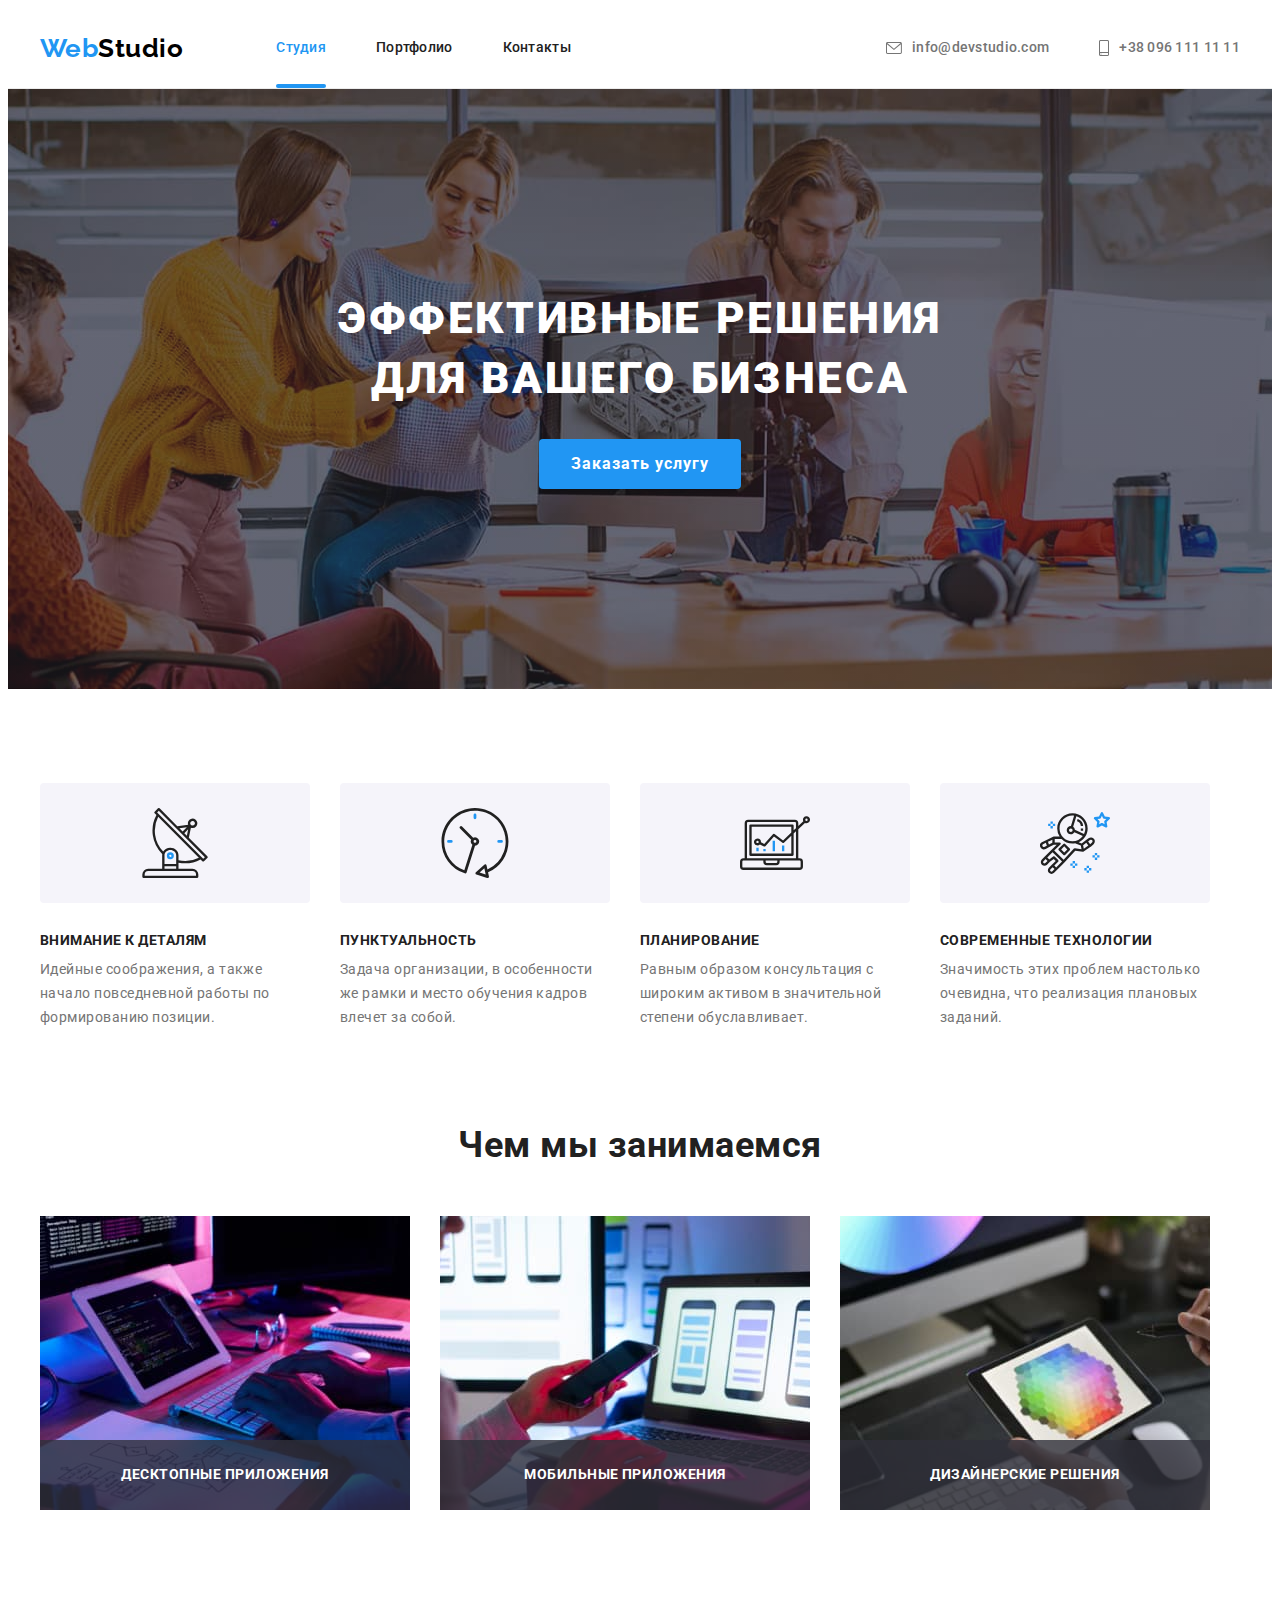
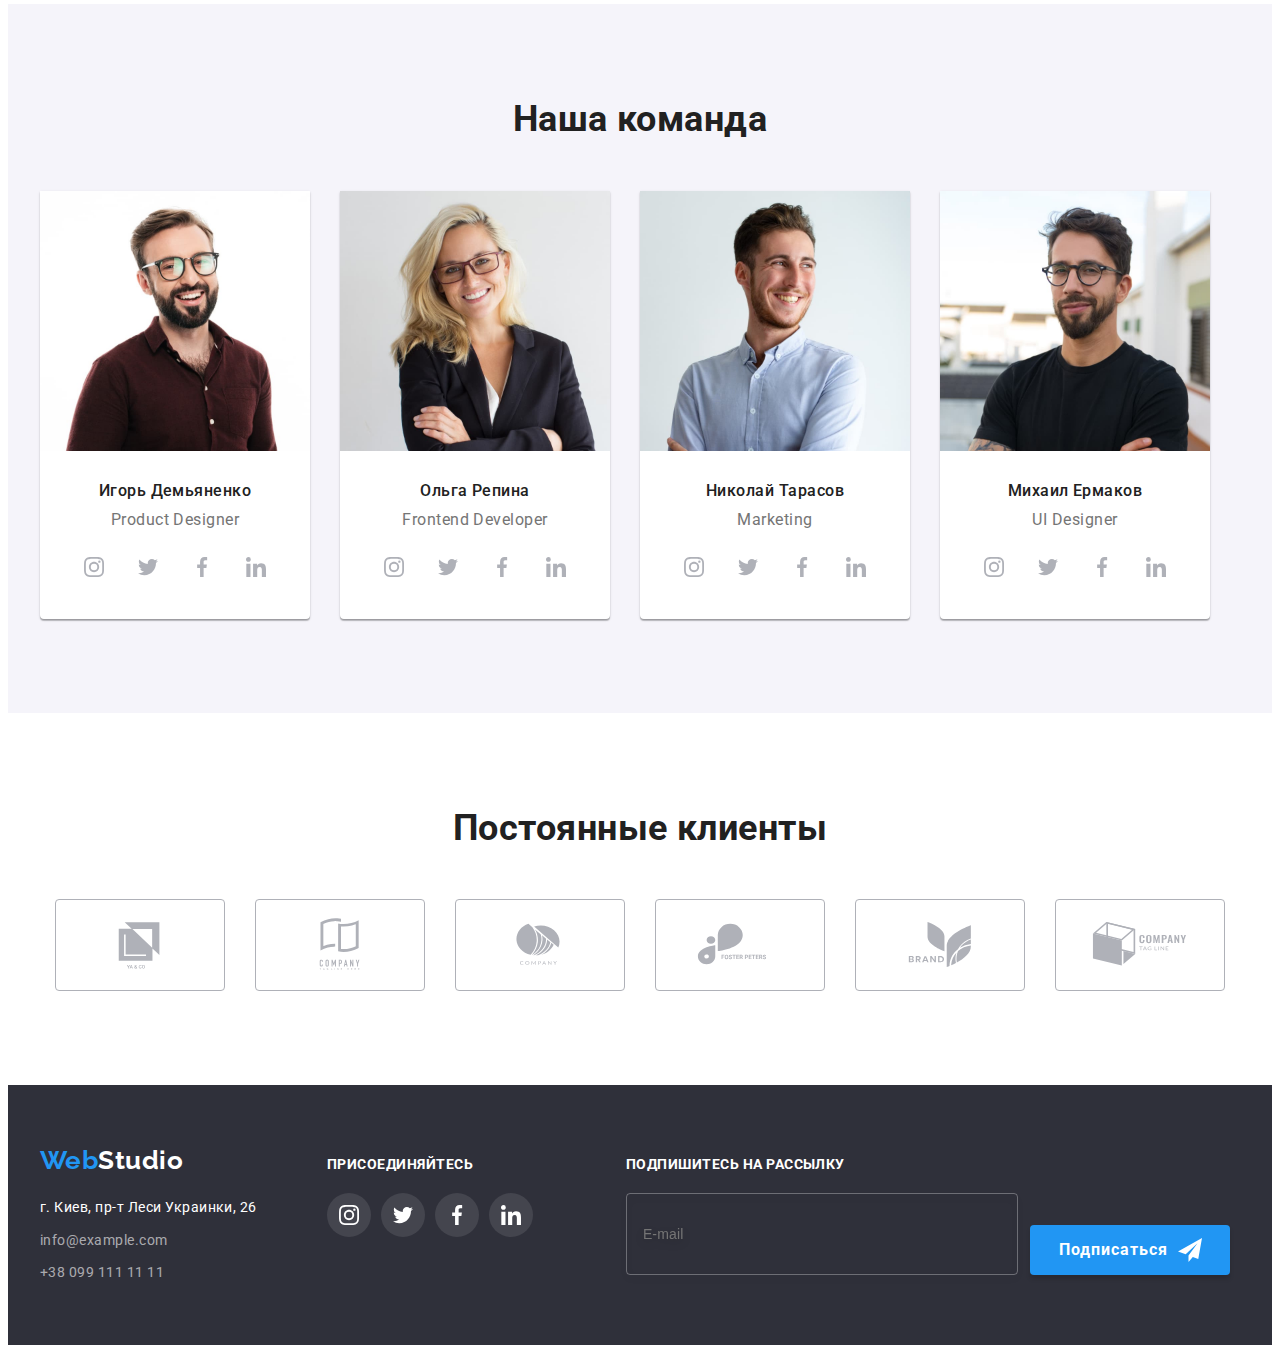
<file: index.html>
<!DOCTYPE html>
<html lang="ru">
  <head>
    <meta charset="UTF-8" />
    <meta http-equiv="X-UA-Compatible" content="IE=edge" />
    <meta name="viewport" content="width=device-width, initial-scale=1.0" />
    <title>Studio</title>
    <link rel="preconnect" href="https://fonts.googleapis.com" />
    <link rel="preconnect" href="https://fonts.gstatic.com" crossorigin />
    <link
      href="https://fonts.googleapis.com/css2?family=Raleway:wght@700&family=Roboto:wght@400;500;700;900&display=swap"
      rel="stylesheet"
    />

    <link
      rel="stylesheet"
      href="https://cdnjs.cloudflare.com/ajax/libs/modern-normalize/1.1.0/modern-normalize.min.css"
      integrity="sha512-wpPYUAdjBVSE4KJnH1VR1HeZfpl1ub8YT/NKx4PuQ5NmX2tKuGu6U/JRp5y+Y8XG2tV+wKQpNHVUX03MfMFn9Q=="
      crossorigin="anonymous"
      referrerpolicy="no-referrer"
    />

    
    <link rel="stylesheet" href="./css/main.min.css" />
  </head>

  <body class="page">
    <!-- header -->
    <header class="header">
      <div class="container header__content">
        <nav class="header__nav">
          <!-- Logo -->
          <a class="logo header__logo" href="./index.html"
            >Web<span class="logo__text logo__text--black">Studio</span></a
          >
          <!-- Nav -->
          <ul class="site-nav list">
            <li class="site-nav__item">
              <div class="site-nav__thumb">
                <a
                  class="site-nav__link site-nav__link--current"
                  href="./index.html"
                  >Студия</a
                >
              </div>
            </li>
            <li class="site-nav__item">
              <div class="site-nav__thumb">
                <a class="site-nav__link" href="./portfolio.html">Портфолио</a>
              </div>
            </li>
            <li class="site-nav__item">
              <div class="site-nav__thumb">
                <a class="site-nav__link" href="">Контакты</a>
              </div>
            </li>
          </ul>
        </nav>

        <!-- Contacts -->
        <ul class="contacts list">
          <li class="contacts__item">
            <a class="contacts__link" href="mailto:info@devstudio.com">
              <svg class="contacts__icon" width="16" height="12">
                <use href="./images/icons/sprite.svg#icon-envelope"></use>
              </svg>
              info@devstudio.com
            </a>
          </li>
          <li class="contacts__item">
            <a class="contacts__link" href="tel:+380961111111">
              <svg class="contacts__icon" width="10" height="16">
                <use href="./images/icons/sprite.svg#icon-smartphone"></use>
              </svg>
              +38 096 111 11 11
            </a>
          </li>
        </ul>
      </div>
    </header>
    <!-- main studio -->
    <main>
      <!-- Hero -->
      <section class="hero">
        <div class="hero--centered">
          <h1 class="hero__title">Эффективные решения для вашего бизнеса</h1>
          <button class="hero__button button" type="button" data-modal-open>
            Заказать услугу
          </button>
          <div class="backdrop is-hidden" data-modal>
            <div class="modal">
              <button class="modal__button" data-modal-close>
                <svg class="modal__icon" width="18" height="18">
                  <use href="./images/icons/sprite.svg#icon-close-black"></use>
                </svg>
              </button>
              <form class="form">
                <b class="form__title"
                  >Оставьте свои данные, мы вам перезвоним</b
                >
                <div class="form__field">
                  <label class="field__label" for="user-name">Имя</label>
                  <div class="input__wrapper">
                    <input
                      class="input__form"
                      type="text"
                      name="user-name"
                      id="user-name"
                    />
                    <svg class="input__icon" width="18" height="18">
                      <use
                        href="./images/icons/sprite.svg#icon-person-black"
                      ></use>
                    </svg>
                  </div>
                </div>
                <div class="form__field">
                  <label class="field__label" for="user-phone">Телефон</label>
                  <div class="input__wrapper">
                    <input
                      class="input__form"
                      type="tel"
                      name="user-phone"
                      id="user-phone"
                    />
                    <svg class="input__icon" width="18" height="18">
                      <use
                        href="./images/icons/sprite.svg#icon-phone-black"
                      ></use>
                    </svg>
                  </div>
                </div>
                <div class="form__field">
                  <label class="field__label" for="user-mail">Почта</label>
                  <div class="input__wrapper">
                    <input
                      class="input__form"
                      type="email"
                      name="user-mail"
                      id="user-mail"
                    />
                    <svg class="input__icon" width="18" height="18">
                      <use
                        href="./images/icons/sprite.svg#icon-email-black"
                      ></use>
                    </svg>
                  </div>
                </div>
                <div class="form__field form__field--margin">
                  <label class="field__label" for="user-comment"
                    >Коментарий</label
                  >
                  <textarea
                    class="area"
                    name="comment"
                    id="user-comment"
                    rows="5"
                    placeholder="Введите текст"
                  ></textarea>
                </div>
                <div class="form__field checkbox">
                  <label class="checkbox__label">
                    <input
                      class="checkbox__input"
                      type="checkbox"
                      name="policy"
                    />
                    <svg class="checkbox__icon" width="16" height="15">
                      <use
                        href="./images/icons/sprite.svg#icon-icon-check-1"
                      ></use>
                    </svg>
                    Соглашаюсь с рассылкой и принимаю
                    <a class="checkbox__link" href="">Условия договора</a>
                  </label>
                </div>
                <button type="submit" class="button hero__button">
                  Отправить
                </button>
              </form>
            </div>
          </div>
        </div>
      </section>
      <!-- Benefits list -->
      <section class="section">
        <div class="container">
          <h2 class="section__title visually-hidden">Наши качества</h2>
          <ul class="benefits__list list">
            <li class="benefits__item">
              <div class="benefits__tablet">
                <svg class="benefits-icon" width="70" height="70">
                  <use href="./images/icons/sprite.svg#icon-antenna-1"></use>
                </svg>
              </div>
              <h3 class="benefits__title">Внимание к деталям</h3>
              <p class="benefits__text">
                Идейные соображения, а также начало повседневной работы по
                формированию позиции.
              </p>
            </li>
            <li class="benefits__item">
              <div class="benefits__tablet">
                <svg class="benefits-icon" width="70" height="70">
                  <use href="./images/icons/sprite.svg#icon-clock-1"></use>
                </svg>
              </div>
              <h3 class="benefits__title">Пунктуальность</h3>
              <p class="benefits__text">
                Задача организации, в особенности же рамки и место обучения
                кадров влечет за собой.
              </p>
            </li>
            <li class="benefits__item">
              <div class="benefits__tablet">
                <svg class="benefits-icon" width="70" height="70">
                  <use href="./images/icons/sprite.svg#icon-diagram-1"></use>
                </svg>
              </div>
              <h3 class="benefits__title">Планирование</h3>
              <p class="benefits__text">
                Равным образом консультация с широким активом в значительной
                степени обуславливает.
              </p>
            </li>
            <li class="benefits__item">
              <div class="benefits__tablet">
                <svg class="benefits-icon" width="70" height="70">
                  <use href="./images/icons/sprite.svg#icon-astronaut-1"></use>
                </svg>
              </div>
              <h3 class="benefits__title">Современные технологии</h3>
              <p class="benefits__text">
                Значимость этих проблем настолько очевидна, что реализация
                плановых заданий.
              </p>
            </li>
          </ul>
        </div>
      </section>
      <!-- work list -->
      <section class="section">
        <div class="container">
          <h2 class="section__title">Чем мы занимаемся</h2>

          <ul class="work__list list">
            <li class="work__item">
              <div class="work__thumb">
                <img
                  src="./images/our_work/our_work_1.jpg"
                  alt="Планшет и клавиатура"
                  width="370"
                />
                <h3 class="work__title">Десктопные приложения</h3>
              </div>
            </li>
            <li class="work__item">
              <div class="work__thumb">
                <img
                  src="./images/our_work/our_work_2.jpg"
                  alt="Ноутбук и телефон"
                  width="370"
                />
                <h3 class="work__title">Мобильные приложения</h3>
              </div>
            </li>
            <li class="work__item">
              <div class="work__thumb">
                <img
                  src="./images/our_work/our_work_3.jpg"
                  alt="Цветная панель"
                  width="370"
                />
                <h3 class="work__title">Дизайнерские решения</h3>
              </div>
            </li>
          </ul>
        </div>
      </section>
      <!-- workers list -->
      <section class="section section--secondary">
        <div class="container">
          <h2 class="section__title">Наша команда</h2>
          <ul class="workers__list list">
            <li class="workers__item">
              <img
                class="image"
                src="./images/our_team/first_worker.jpg "
                alt="работник Игорь Демьяненко"
                width="270"
              />
              <div class="workers__description">
                <h3 class="workers__title">Игорь Демьяненко</h3>
                <p class="workers__text">Product Designer</p>
                <ul class="networks__list">
                  <li class="networks__item">
                    <a class="networks__link networks__link--gray" href="">
                      <svg class="networks__icon" width="20px" height="20px">
                        <use
                          href="./images/icons/sprite.svg#icon-instagram-2"
                        ></use>
                      </svg>
                    </a>
                  </li>
                  <li class="networks__item">
                    <a class="networks__link networks__link--gray" href="">
                      <svg class="networks__icon" width="20px" height="20px">
                        <use
                          href="./images/icons/sprite.svg#icon-twitter-1"
                        ></use>
                      </svg>
                    </a>
                  </li>
                  <li class="networks__item">
                    <a class="networks__link networks__link--gray" href="">
                      <svg class="networks__icon" width="20px" height="20px">
                        <use
                          href="./images/icons/sprite.svg#icon-facebook-1"
                        ></use>
                      </svg>
                    </a>
                  </li>
                  <li class="networks__item">
                    <a class="networks__link networks__link--gray" href="">
                      <svg class="networks__icon" width="20px" height="20px">
                        <use
                          href="./images/icons/sprite.svg#icon-linkedin-1"
                        ></use>
                      </svg>
                    </a>
                  </li>
                </ul>
              </div>
            </li>
            <li class="workers__item">
              <img
                class="image"
                src="./images/our_team/second_worker.jpg"
                alt="работник Ольга Репина"
                width="270"
              />
              <div class="workers__description">
                <h3 class="workers__title">Ольга Репина</h3>
                <p class="workers__text">Frontend Developer</p>
                <ul class="networks__list">
                  <li class="networks__item">
                    <a class="networks__link networks__link--gray" href="">
                      <svg class="networks__icon" width="20px" height="20px">
                        <use
                          href="./images/icons/sprite.svg#icon-instagram-2"
                        ></use>
                      </svg>
                    </a>
                  </li>
                  <li class="networks__item">
                    <a class="networks__link networks__link--gray" href="">
                      <svg class="networks__icon" width="20px" height="20px">
                        <use
                          href="./images/icons/sprite.svg#icon-twitter-1"
                        ></use>
                      </svg>
                    </a>
                  </li>
                  <li class="networks__item">
                    <a class="networks__link networks__link--gray" href="">
                      <svg class="networks__icon" width="20px" height="20px">
                        <use
                          href="./images/icons/sprite.svg#icon-facebook-1"
                        ></use>
                      </svg>
                    </a>
                  </li>
                  <li class="networks__item">
                    <a class="networks__link networks__link--gray" href="">
                      <svg class="networks__icon" width="20px" height="20px">
                        <use
                          href="./images/icons/sprite.svg#icon-linkedin-1"
                        ></use>
                      </svg>
                    </a>
                  </li>
                </ul>
              </div>
            </li>
            <li class="workers__item">
              <img
                class="image"
                src="./images/our_team/third_worker.jpg"
                alt="работник Николай Тарасов"
                width="270"
              />
              <div class="workers__description">
                <h3 class="workers__title">Николай Тарасов</h3>
                <p class="workers__text">Marketing</p>
                <ul class="networks__list">
                  <li class="networks__item">
                    <a class="networks__link networks__link--gray" href="">
                      <svg class="networks__icon" width="20px" height="20px">
                        <use
                          href="./images/icons/sprite.svg#icon-instagram-2"
                        ></use>
                      </svg>
                    </a>
                  </li>
                  <li class="networks__item">
                    <a class="networks__link networks__link--gray" href="">
                      <svg class="networks__icon" width="20px" height="20px">
                        <use
                          href="./images/icons/sprite.svg#icon-twitter-1"
                        ></use>
                      </svg>
                    </a>
                  </li>
                  <li class="networks__item">
                    <a class="networks__link networks__link--gray" href="">
                      <svg class="networks__icon" width="20px" height="20px">
                        <use
                          href="./images/icons/sprite.svg#icon-facebook-1"
                        ></use>
                      </svg>
                    </a>
                  </li>
                  <li class="networks__item">
                    <a class="networks__link networks__link--gray" href="">
                      <svg class="networks__icon" width="20px" height="20px">
                        <use
                          href="./images/icons/sprite.svg#icon-linkedin-1"
                        ></use>
                      </svg>
                    </a>
                  </li>
                </ul>
              </div>
            </li>
            <li class="workers__item">
              <img
                class="image"
                src="./images/our_team/fourth_worker.jpg"
                alt="работник Михаил Ермаков"
                width="270"
              />
              <div class="workers__description">
                <h3 class="workers__title">Михаил Ермаков</h3>
                <p class="workers__text">UI Designer</p>
                <ul class="networks__list">
                  <li class="networks__item">
                    <a class="networks__link networks__link--gray" href="">
                      <svg class="networks__icon" width="20px" height="20px">
                        <use
                          href="./images/icons/sprite.svg#icon-instagram-2"
                        ></use>
                      </svg>
                    </a>
                  </li>
                  <li class="networks__item">
                    <a class="networks__link networks__link--gray" href="">
                      <svg class="networks__icon" width="20px" height="20px">
                        <use
                          href="./images/icons/sprite.svg#icon-twitter-1"
                        ></use>
                      </svg>
                    </a>
                  </li>
                  <li class="networks__item">
                    <a class="networks__link networks__link--gray" href="">
                      <svg class="networks__icon" width="20px" height="20px">
                        <use
                          href="./images/icons/sprite.svg#icon-facebook-1"
                        ></use>
                      </svg>
                    </a>
                  </li>
                  <li class="networks__item">
                    <a class="networks__link networks__link--gray" href="">
                      <svg class="networks__icon" width="20px" height="20px">
                        <use
                          href="./images/icons/sprite.svg#icon-linkedin-1"
                        ></use>
                      </svg>
                    </a>
                  </li>
                </ul>
              </div>
            </li>
          </ul>
        </div>
      </section>
      <!-- clients list -->
      <section class="section">
        <div class="container">
          <h2 class="section__title">Постоянные клиенты</h2>
          <ul class="clients__list">
            <li class="clients__item">
              <a class="clients__link" href="">
                <svg class="cliens__icon" width="106" height="60">
                  <use href="./images/icons/sprite.svg#icon-ua-and-co"></use>
                </svg>
              </a>
            </li>
            <li class="clients__item">
              <a class="clients__link" href="">
                <svg class="cliens__icon" width="106" height="60">
                  <use
                    href="./images/icons/sprite.svg#icon-company-tagline-here"
                  ></use>
                </svg>
              </a>
            </li>
            <li class="clients__item">
              <a class="clients__link" href="">
                <svg class="cliens__icon" width="106" height="60">
                  <use href="./images/icons/sprite.svg#icon-company"></use>
                </svg>
              </a>
            </li>
            <li class="clients__item">
              <a class="clients__link" href="">
                <svg class="cliens__icon" width="106" height="60">
                  <use
                    href="./images/icons/sprite.svg#icon-foster-peters"
                  ></use>
                </svg>
              </a>
            </li>
            <li class="clients__item">
              <a class="clients__link" href="">
                <svg class="cliens__icon" width="106" height="60">
                  <use href="./images/icons/sprite.svg#icon-brand"></use>
                </svg>
              </a>
            </li>
            <li class="clients__item">
              <a class="clients__link" href="">
                <svg class="cliens__icon" width="106" height="60">
                  <use
                    href="./images/icons/sprite.svg#icon-company-tag-line"
                  ></use>
                </svg>
              </a>
            </li>
          </ul>
        </div>
      </section>
    </main>
    <!-- footer -->
    <footer class="footer">
      <div class="container footer__content">
        <!-- Contact us -->
        <div class="footer__contacts">
          <a class="logo footer__logo" href="./index.html"
            >Web<span class="logo__text logo__text--white">Studio</span></a
          >

          <address class="contacts-bottom">
            <ul class="list">
              <li class="contacts-bottom__item">
                <a
                  class="contacts-bottom__geolocation"
                  href="https://www.google.com/maps/d/u/0/viewer?msa=0&mid=10uSM3H-mIU3GznYo2szRIEphczw&ll=50.42732700000001%2C30.538092&z=17"
                  target="_blank"
                  rel="noreferrer noopener"
                  >г. Киев, пр-т Леси Украинки, 26
                </a>
              </li>
              <li class="contacts-bottom__item">
                <a class="contacts-bottom__link" href="mailto:info@example.com"
                  >info@example.com</a
                >
              </li>
              <li class="contacts-bottom__item">
                <a class="contacts-bottom__link" href="tel:+380991111111"
                  >+38 099 111 11 11</a
                >
              </li>
            </ul>
          </address>
        </div>
        <!-- Network -->
        <div class="footer__network">
          <p class="footer__text">присоединяйтесь</p>
          <ul class="networks__list">
            <li class="networks__item">
              <a class="networks__link networks__link--white" href="">
                <svg class="networks__icon" width="20px" height="20px">
                  <use href="./images/icons/sprite.svg#icon-instagram-2"></use>
                </svg>
              </a>
            </li>
            <li class="networks__item">
              <a class="networks__link networks__link--white" href="">
                <svg class="networks__icon" width="20px" height="20px">
                  <use href="./images/icons/sprite.svg#icon-twitter-1"></use>
                </svg>
              </a>
            </li>
            <li class="networks__item">
              <a class="networks__link networks__link--white" href="">
                <svg class="networks__icon" width="20px" height="20px">
                  <use href="./images/icons/sprite.svg#icon-facebook-1"></use>
                </svg>
              </a>
            </li>
            <li class="networks__item">
              <a class="networks__link networks__link--white" href="">
                <svg class="networks__icon" width="20px" height="20px">
                  <use href="./images/icons/sprite.svg#icon-linkedin-1"></use>
                </svg>
              </a>
            </li>
          </ul>
        </div>
        <!-- Subcription -->
        <div class="footer__sub">
          <form class="sub__form">
            <div class="sub__wrapper">
              <b class="footer__text sub__text">Подпишитесь на рассылку</b>
              <div>
                <input
                  class="sub__input"
                  type="email"
                  name="sub-email"
                  id="sub-email"
                  placeholder="E-mail"
                />
              </div>
            </div>
            <div class="button__wrapper">
              <button class="button sub__button" type="submit">
                Подписаться
              </button>
              <svg class="sub__icon" width="24" height="24">
                <use href="./images/icons/sprite.svg#icon-icon-send-1"></use>
              </svg>
            </div>
          </form>
        </div>
      </div>
    </footer>
    <script src="./js/modal.js"></script>
  </body>
</html>
</file>
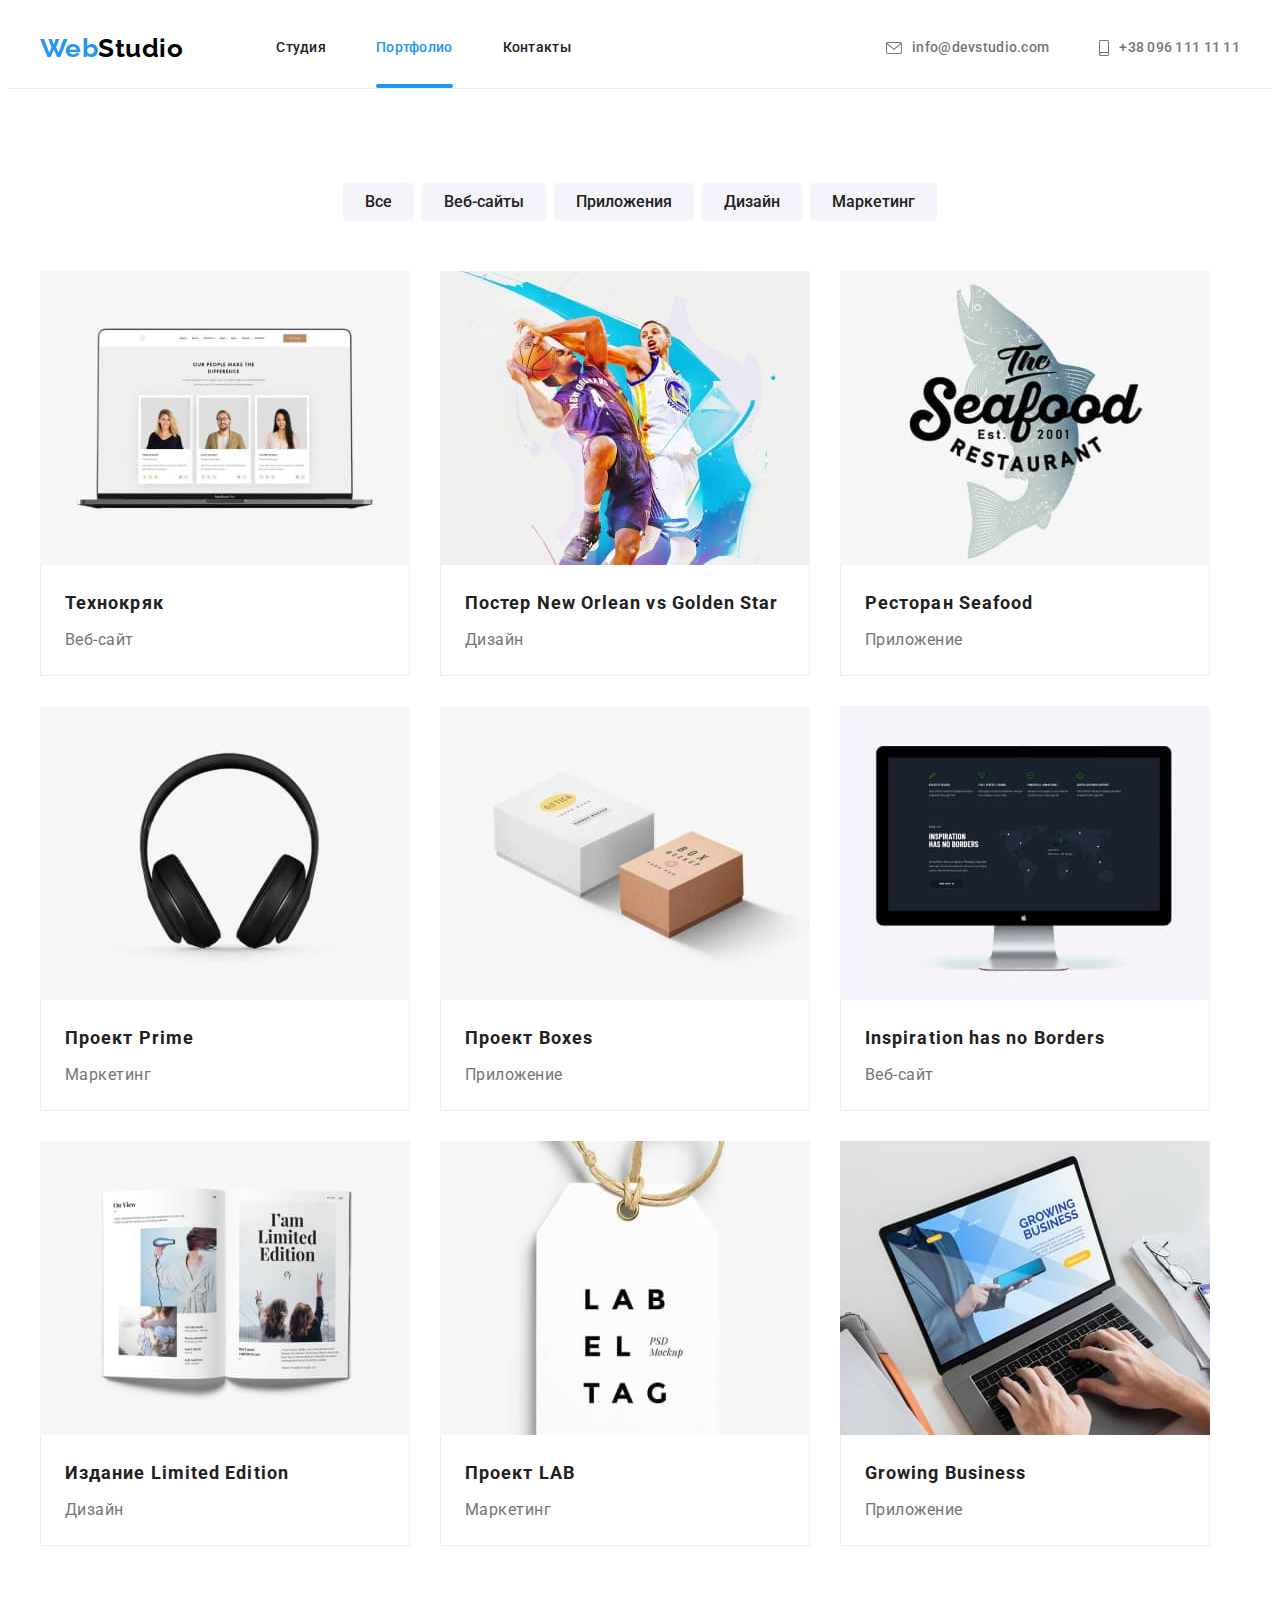
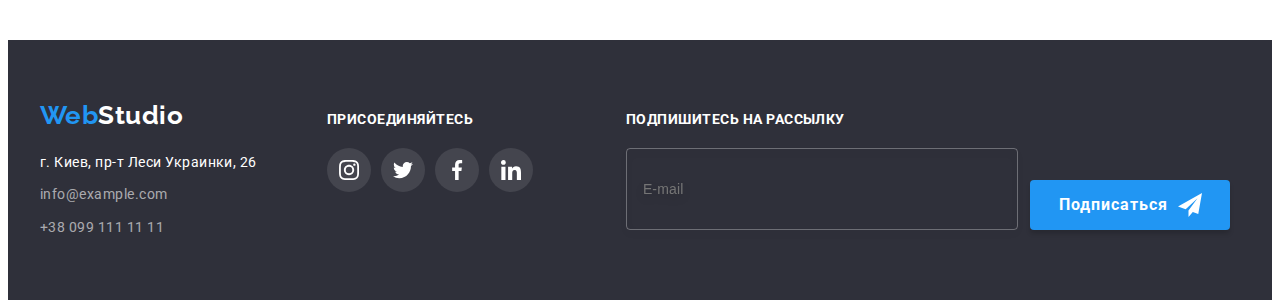
<file: portfolio.html>
<!DOCTYPE html>
<html lang="ru">
  <head>
    <meta charset="UTF-8" />
    <meta http-equiv="X-UA-Compatible" content="IE=edge" />
    <meta name="viewport" content="width=device-width, initial-scale=1.0" />
    <title>Studio</title>

    <link rel="preconnect" href="https://fonts.googleapis.com" />
    <link rel="preconnect" href="https://fonts.gstatic.com" crossorigin />
    <link
      href="https://fonts.googleapis.com/css2?family=Raleway:wght@700&family=Roboto:wght@400;500;700;900&display=swap"
      rel="stylesheet"
    />

    <link
      rel="stylesheet"
      href="https://cdnjs.cloudflare.com/ajax/libs/modern-normalize/1.1.0/modern-normalize.min.css"
      integrity="sha512-wpPYUAdjBVSE4KJnH1VR1HeZfpl1ub8YT/NKx4PuQ5NmX2tKuGu6U/JRp5y+Y8XG2tV+wKQpNHVUX03MfMFn9Q=="
      crossorigin="anonymous"
      referrerpolicy="no-referrer"
    />

    <link rel="stylesheet" href="./css/main.min.css" />
  </head>

  <body class="page">
    <!-- header -->
    <header class="header">
      <div class="container header__content">
        <nav class="header__nav">
          <!-- Logo -->
          <a class="logo header__logo" href="./index.html"
            >Web<span class="logo__text logo__text--black">Studio</span></a
          >
          <!-- Nav -->
          <ul class="site-nav list">
            <li class="site-nav__item">
              <div class="site-nav__thumb">
                <a class="site-nav__link" href="./index.html">Студия</a>
              </div>
            </li>
            <li class="site-nav__item">
              <div class="site-nav__thumb">
                <a
                  class="site-nav__link site-nav__link--current"
                  href="./portfolio.html"
                  >Портфолио</a
                >
              </div>
            </li>
            <li class="site-nav__item">
              <div class="site-nav__thumb">
                <a class="site-nav__link" href="">Контакты</a>
              </div>
            </li>
          </ul>
        </nav>

        <!-- Contacts -->
        <ul class="contacts list">
          <li class="contacts__item">
            <a class="contacts__link" href="mailto:info@devstudio.com">
              <svg class="contacts__icon" width="16" height="12">
                <use href="./images/icons/sprite.svg#icon-envelope"></use>
              </svg>
              info@devstudio.com
            </a>
          </li>
          <li class="contacts__item">
            <a class="contacts__link" href="tel:+380961111111">
              <svg class="contacts__icon" width="10" height="16">
                <use href="./images/icons/sprite.svg#icon-smartphone"></use>
              </svg>
              +38 096 111 11 11
            </a>
          </li>
        </ul>
      </div>
    </header>

    <!-- main portfolio-->
    <main class="page-portfolio">
      <section class="section">
        <div class="container">
          <h1 class="section-title visually-hidden">Portfolio</h1>

          <!-- filter portfolio -->
          <ul class="filter list">
            <li class="filter__item">
              <button
                class="button filter__button filter__button--active"
                type="button"
              >
                Все
              </button>
            </li>
            <li class="filter__item">
              <button class="button filter__button" type="button">
                Веб-сайты
              </button>
            </li>
            <li class="filter__item">
              <button class="button filter__button" type="button">
                Приложения
              </button>
            </li>
            <li class="filter__item">
              <button class="button filter__button" type="button">
                Дизайн
              </button>
            </li>
            <li class="filter__item">
              <button class="button filter__button" type="button">
                Маркетинг
              </button>
            </li>
          </ul>

          <!-- list works -->
          <ul class="works__list list">
            <li class="works__item">
              <a class="link works__link" href="">
                <div class="works__examples">
                  <img
                    class="works__image"
                    src="./images/my-works/texnocrack.jpg"
                    alt="Ноутбук с анкетами"
                    width="370px"
                  />
                  <div class="works__overlay">
                    <p class="works__text">
                      Ресурс предлагает комплексные предложения с разным уровнем
                      функционала и сервисов. Все это позволит посетителю
                      получить исчерпывающие сведения о компании или частном
                      лице.
                    </p>
                  </div>
                </div>
                <div class="works__border">
                  <h2 class="works__title">Технокряк</h2>
                  <p class="works__description">Веб-сайт</p>
                </div>
              </a>
            </li>
            <li class="works__item">
              <a class="link works__link" href="">
                <div class="works__examples">
                  <img
                    class="works__image"
                    src="./images/my-works/neworlean-goldenstar.jpg"
                    alt="Два баскетболиста"
                    width="370px"
                  />
                  <div class="works__overlay">
                    <p class="works__text">
                      Ресурс предлагает комплексные предложения с разным уровнем
                      функционала и сервисов. Все это позволит посетителю
                      получить исчерпывающие сведения о компании или частном
                      лице.
                    </p>
                  </div>
                </div>
                <div class="works__border">
                  <h2 class="works__title">Постер New Orlean vs Golden Star</h2>
                  <p class="works__description">Дизайн</p>
                </div>
              </a>
            </li>
            <li class="works__item">
              <a class="link works__link" href="">
                <div class="works__examples">
                  <img
                    class="works__image"
                    src="./images/my-works/restouran-goldenfood.jpg"
                    alt="Логотип Seafood"
                    width="370px"
                  />
                  <div class="works__overlay">
                    <p class="works__text">
                      Ресурс предлагает комплексные предложения с разным уровнем
                      функционала и сервисов. Все это позволит посетителю
                      получить исчерпывающие сведения о компании или частном
                      лице.
                    </p>
                  </div>
                </div>
                <div class="works__border">
                  <h2 class="works__title">Ресторан Seafood</h2>
                  <p class="works__description">Приложение</p>
                </div>
              </a>
            </li>
            <li class="works__item">
              <a class="link works__link" href="">
                <div class="works__examples">
                  <img
                    class="works__image"
                    src="./images/my-works/project-prime.jpg"
                    alt="Черные наушники"
                    width="370px"
                  />
                  <div class="works__overlay">
                    <p class="works__text">
                      Ресурс предлагает комплексные предложения с разным уровнем
                      функционала и сервисов. Все это позволит посетителю
                      получить исчерпывающие сведения о компании или частном
                      лице.
                    </p>
                  </div>
                </div>
                <div class="works__border">
                  <h2 class="works__title">Проект Prime</h2>
                  <p class="works__description">Маркетинг</p>
                </div>
              </a>
            </li>
            <li class="works__item">
              <a class="link works__link" href="">
                <div class="works__examples">
                  <img
                    class="works__image"
                    src="./images/my-works/project-boxes.jpg"
                    alt=" Белая и карасная коробки"
                    width="370px"
                  />
                  <div class="works__overlay">
                    <p class="works__text">
                      Ресурс предлагает комплексные предложения с разным уровнем
                      функционала и сервисов. Все это позволит посетителю
                      получить исчерпывающие сведения о компании или частном
                      лице.
                    </p>
                  </div>
                </div>
                <div class="works__border">
                  <h2 class="works__title">Проект Boxes</h2>
                  <p class="works__description">Приложение</p>
                </div>
              </a>
            </li>
            <li class="works__item">
              <a class="link works__link" href="">
                <div class="works__examples">
                  <img
                    class="works__image"
                    src="./images/my-works/inspiration-hasno-Borders.jpg"
                    alt="Монитор с картой"
                    width="370px"
                  />
                  <div class="works__overlay">
                    <p class="works__text">
                      Ресурс предлагает комплексные предложения с разным уровнем
                      функционала и сервисов. Все это позволит посетителю
                      получить исчерпывающие сведения о компании или частном
                      лице.
                    </p>
                  </div>
                </div>
                <div class="works__border">
                  <h2 class="works__title">Inspiration has no Borders</h2>
                  <p class="works__description">Веб-сайт</p>
                </div>
              </a>
            </li>
            <li class="works__item">
              <a class="link works__link" href="">
                <div class="works__examples">
                  <img
                    class="works__image"
                    src="./images/my-works/limited-edition.jpg"
                    alt="Книга Limited Edition"
                    width="370px"
                  />
                  <div class="works__overlay">
                    <p class="works__text">
                      Ресурс предлагает комплексные предложения с разным уровнем
                      функционала и сервисов. Все это позволит посетителю
                      получить исчерпывающие сведения о компании или частном
                      лице.
                    </p>
                  </div>
                </div>
                <div class="works__border">
                  <h2 class="works__title">Издание Limited Edition</h2>
                  <p class="works__description">Дизайн</p>
                </div>
              </a>
            </li>
            <li class="works__item">
              <a class="link works__link" href="">
                <div class="works__examples">
                  <img
                    class="works__image"
                    src="./images/my-works/project-lab.jpg"
                    alt="Листочек LAB EL TAG"
                    width="370px"
                  />
                  <div class="works__overlay">
                    <p class="works__text">
                      Ресурс предлагает комплексные предложения с разным уровнем
                      функционала и сервисов. Все это позволит посетителю
                      получить исчерпывающие сведения о компании или частном
                      лице.
                    </p>
                  </div>
                </div>
                <div class="works__border">
                  <h2 class="works__title">Проект LAB</h2>
                  <p class="works__description">Маркетинг</p>
                </div>
              </a>
            </li>
            <li class="works__item">
              <a class="link works__link" href="">
                <div class="works__examples">
                  <img
                    class="works__image"
                    src="./images/my-works/growing-business.jpg"
                    alt="Человек сидит за ноутбуком"
                    width="370px"
                  />
                  <div class="works__overlay">
                    <p class="works__text">
                      Ресурс предлагает комплексные предложения с разным уровнем
                      функционала и сервисов. Все это позволит посетителю
                      получить исчерпывающие сведения о компании или частном
                      лице.
                    </p>
                  </div>
                </div>
                <div class="works__border">
                  <h2 class="works__title">Growing Business</h2>
                  <p class="works__description">Приложение</p>
                </div>
              </a>
            </li>
          </ul>
        </div>
      </section>
    </main>
    <!-- footer -->
    <footer class="footer">
      <div class="container footer__content">
        <!-- Contact us -->
        <div class="footer__contacts">
          <a class="logo footer__logo" href="./index.html"
            >Web<span class="logo__text logo__text--white">Studio</span></a
          >

          <address class="contacts-bottom">
            <ul class="list">
              <li class="contacts-bottom__item">
                <a
                  class="contacts-bottom__geolocation"
                  href="https://www.google.com/maps/d/u/0/viewer?msa=0&mid=10uSM3H-mIU3GznYo2szRIEphczw&ll=50.42732700000001%2C30.538092&z=17"
                  target="_blank"
                  rel="noreferrer noopener"
                  >г. Киев, пр-т Леси Украинки, 26
                </a>
              </li>
              <li class="contacts-bottom__item">
                <a class="contacts-bottom__link" href="mailto:info@example.com"
                  >info@example.com</a
                >
              </li>
              <li class="contacts-bottom__item">
                <a class="contacts-bottom__link" href="tel:+380991111111"
                  >+38 099 111 11 11</a
                >
              </li>
            </ul>
          </address>
        </div>
        <!-- Network -->
        <div class="footer__network">
          <p class="footer__text">присоединяйтесь</p>
          <ul class="networks__list">
            <li class="networks__item">
              <a class="networks__link networks__link--white" href="">
                <svg class="networks__icon" width="20px" height="20px">
                  <use href="./images/icons/sprite.svg#icon-instagram-2"></use>
                </svg>
              </a>
            </li>
            <li class="networks__item">
              <a class="networks__link networks__link--white" href="">
                <svg class="networks__icon" width="20px" height="20px">
                  <use href="./images/icons/sprite.svg#icon-twitter-1"></use>
                </svg>
              </a>
            </li>
            <li class="networks__item">
              <a class="networks__link networks__link--white" href="">
                <svg class="networks__icon" width="20px" height="20px">
                  <use href="./images/icons/sprite.svg#icon-facebook-1"></use>
                </svg>
              </a>
            </li>
            <li class="networks__item">
              <a class="networks__link networks__link--white" href="">
                <svg class="networks__icon" width="20px" height="20px">
                  <use href="./images/icons/sprite.svg#icon-linkedin-1"></use>
                </svg>
              </a>
            </li>
          </ul>
        </div>
        <!-- Subcription -->
        <div class="footer__sub">
          <form class="sub__form">
            <div class="sub__wrapper">
              <b class="footer__text sub__text">Подпишитесь на рассылку</b>
              <div>
                <input
                  class="sub__input"
                  type="email"
                  name="sub-email"
                  id="sub-email"
                  placeholder="E-mail"
                />
              </div>
            </div>
            <div class="button__wrapper">
              <button class="button sub__button" type="submit">
                Подписаться
              </button>
              <svg class="sub__icon" width="24" height="24">
                <use href="./images/icons/sprite.svg#icon-icon-send-1"></use>
              </svg>
            </div>
          </form>
        </div>
      </div>
    </footer>
  </body>
</html>
</file>
<file: css/main.min.css>
body{background-color:#fff;font-family:"Roboto",sans-serif;color:#757575;letter-spacing:0.03em}ul{list-style:none;padding-left:0px}h1,h2,h3,h4,h5,h6,p,ul{margin-top:0px;margin-bottom:0px}img{display:block;min-width:100%;height:auto}a{color:inherit}ul{margin:0;padding:0;list-style:none}.container{width:1200px;margin-left:auto;margin-right:auto;padding-left:15px;padding-right:15px}.visually-hidden{position:absolute;white-space:nowrap;width:1px;height:1px;overflow:hidden;border:0;padding:0;clip:rect(0 0 0 0);-webkit-clip-path:inset(50%);clip-path:inset(50%);margin:-1px}.button{background-color:#2196f3;color:#fff;font-family:inherit;padding-top:10px;padding-bottom:10px;border:0px}.header{border-bottom:1px solid #ececec}.header__content{display:-webkit-box;display:-ms-flexbox;display:flex;-webkit-box-pack:justify;-ms-flex-pack:justify;justify-content:space-between}.header__nav{display:-webkit-box;display:-ms-flexbox;display:flex;-webkit-box-align:center;-ms-flex-align:center;align-items:center}.header__logo{margin-right:93px}.logo{font-family:Raleway;font-weight:700;font-size:26px;line-height:1.19;color:#2196f3;text-decoration:none}.logo__text{-webkit-transition-property:color;transition-property:color;-webkit-transition-duration:250ms;transition-duration:250ms;-webkit-transition-timing-function:cubic-bezier(0.4, 0, 0.2, 1);transition-timing-function:cubic-bezier(0.4, 0, 0.2, 1)}.logo__text--black{color:#000}.logo__text--white{color:#fff}.logo__text:hover,.logo__text:focus{color:#2196f3}.site-nav{display:-webkit-box;display:-ms-flexbox;display:flex}.site-nav__item:not(:last-child){margin-right:50px}.site-nav__thumb{position:relative}.site-nav__link{padding-top:32px;padding-bottom:32px;display:block;font-weight:500;font-size:14px;line-height:1.14;letter-spacing:0.02em;color:#212121;text-decoration:none;-webkit-transition-property:color;transition-property:color;-webkit-transition-duration:250ms;transition-duration:250ms;-webkit-transition-timing-function:cubic-bezier(0.4, 0, 0.2, 1);transition-timing-function:cubic-bezier(0.4, 0, 0.2, 1)}.site-nav__link:hover,.site-nav__link:focus{color:#2196f3}.site-nav__link--current{color:#2196f3}.site-nav__link--current::after{content:"";position:absolute;display:inline-block;width:100%;height:4px;border-radius:2px;bottom:0;left:0;background-color:#2196f3}.contacts{display:-webkit-box;display:-ms-flexbox;display:flex;-webkit-box-align:center;-ms-flex-align:center;align-items:center}.contacts__item:not(:last-child){margin-right:50px}.contacts__link{display:-webkit-box;display:-ms-flexbox;display:flex;-webkit-box-align:center;-ms-flex-align:center;align-items:center;font-weight:500;font-style:normal;font-size:14px;line-height:1.14;letter-spacing:0.02em;color:inherit;text-decoration:none;-webkit-transition-property:color;transition-property:color;-webkit-transition-duration:250ms;transition-duration:250ms;-webkit-transition-timing-function:cubic-bezier(0.4, 0, 0.2, 1);transition-timing-function:cubic-bezier(0.4, 0, 0.2, 1)}.contacts__link:hover,.contacts__link:focus{color:#2196f3}.contacts__icon{margin-right:10px;fill:currentColor}.hero{margin-left:auto;margin-right:auto;padding-top:200px;padding-bottom:200px;max-width:1600px;background-color:#2f303a;background-repeat:no-repeat;background-position:center;background-image:-webkit-gradient(linear, left top, right top, from(rgba(47,48,58,0.4)), to(rgba(47,48,58,0.4))),url(../images/hero/img-1.jpg);background-image:linear-gradient(to right, rgba(47,48,58,0.4), rgba(47,48,58,0.4)),url(../images/hero/img-1.jpg)}.hero--centered{text-align:center}.hero__title{max-width:696px;margin-left:auto;margin-right:auto;margin-bottom:30px;font-weight:900;font-size:44px;line-height:1.36;letter-spacing:0.06em;text-transform:uppercase;color:#fff}.hero__button{display:block;margin-left:auto;margin-right:auto;padding-left:32px;padding-right:32px;padding-top:10px;padding-bottom:10px;border-radius:4px;-webkit-box-shadow:0px 4px 4px rgba(0,0,0,0.15);box-shadow:0px 4px 4px rgba(0,0,0,0.15);border:0px;min-width:200px;font-weight:700;font-size:16px;line-height:1.87;-webkit-box-align:center;-ms-flex-align:center;align-items:center;letter-spacing:0.06em;cursor:pointer}.backdrop{position:fixed;display:block;top:0;left:0;z-index:2;width:100%;height:100%;background:rgba(0,0,0,0.2);opacity:1;-webkit-transition:opacity 250ms cubic-bezier(0.4, 0, 0.2, 1);transition:opacity 250ms cubic-bezier(0.4, 0, 0.2, 1)}.backdrop.is-hidden{opacity:0;pointer-events:none}.modal{position:relative;display:block;top:50%;left:50%;width:528px;height:581px;background:#fff;-webkit-box-shadow:0px 1px 3px rgba(0,0,0,0.12),0px 1px 1px rgba(0,0,0,0.14),0px 2px 1px rgba(0,0,0,0.2);box-shadow:0px 1px 3px rgba(0,0,0,0.12),0px 1px 1px rgba(0,0,0,0.14),0px 2px 1px rgba(0,0,0,0.2);border-radius:4px;text-align:start;-webkit-transform:translate(-50%, -50%) scale(1);transform:translate(-50%, -50%) scale(1);-webkit-transition:-webkit-transform 250ms cubic-bezier(0.4, 0, 0.2, 1);transition:-webkit-transform 250ms cubic-bezier(0.4, 0, 0.2, 1);transition:transform 250ms cubic-bezier(0.4, 0, 0.2, 1);transition:transform 250ms cubic-bezier(0.4, 0, 0.2, 1), -webkit-transform 250ms cubic-bezier(0.4, 0, 0.2, 1)}.backdrop.is-hidden .modal{-webkit-transform:translate(-50%, -50%) scale(0.9);transform:translate(-50%, -50%) scale(0.9)}.modal__button{position:absolute;right:8px;top:8px;display:-webkit-box;display:-ms-flexbox;display:flex;-webkit-box-align:center;-ms-flex-align:center;align-items:center;-webkit-box-pack:center;-ms-flex-pack:center;justify-content:center;margin-left:auto;padding:0;width:30px;height:30px;border:1px solid rgba(0,0,0,0.1);border-radius:50%;background-color:inherit}.modal__icon{fill:#000;-webkit-transition:fill 250ms cubic-bezier(0.4, 0, 0.2, 1);transition:fill 250ms cubic-bezier(0.4, 0, 0.2, 1)}.modal__button:hover .modal__icon,.modal__button:focus .modal__icon{fill:#2196f3}.form{padding:40px;margin-left:auto;margin-right:auto}.form__title{display:block;margin-bottom:12px;font-size:20px;line-height:1.15;color:#212121}.form__field{display:-webkit-box;display:-ms-flexbox;display:flex;-webkit-box-orient:vertical;-webkit-box-direction:normal;-ms-flex-direction:column;flex-direction:column;margin-bottom:10px}.form__field--margin{margin-bottom:20px}.field__label{display:-webkit-box;display:-ms-flexbox;display:flex;-webkit-box-align:center;-ms-flex-align:center;align-items:center;margin-bottom:4px;font-size:12px;line-height:1.16;letter-spacing:0.01em}.input__wrapper{position:relative}.input__form{padding:12px 42px;display:block;width:100%;outline:none;font-size:14px;line-height:1.14px;letter-spacing:0.01em;border:1px solid rgba(33,33,33,0.2);border-radius:4px;color:#000;-webkit-transition:border 250ms cubic-bezier(0.4, 0, 0.2, 1);transition:border 250ms cubic-bezier(0.4, 0, 0.2, 1)}.input__wrapper:hover .input__form,.input__wrapper:focus .input__form{border:1px solid #2196f3}.input__icon{position:absolute;top:11px;left:12px;-webkit-transition:fill 250ms cubic-bezier(0.4, 0, 0.2, 1);transition:fill 250ms cubic-bezier(0.4, 0, 0.2, 1)}.input__wrapper:hover .input__icon,.input__wrapper:hover .input__icon{fill:#2196f3}.area{resize:none;padding:12px 16px;outline:0;border:1px solid rgba(33,33,33,0.2);border-radius:4px;font-size:14px;letter-spacing:0.01em;-webkit-transition:border 250ms cubic-bezier(0.4, 0, 0.2, 1);transition:border 250ms cubic-bezier(0.4, 0, 0.2, 1)}.area:focus,.area:hover{border:1px solid #2196f3}.area::-webkit-input-placeholder{font-size:14px;line-height:1.14;letter-spacing:0.01em;color:rgba(117,117,117,0.5)}.area:-ms-input-placeholder{font-size:14px;line-height:1.14;letter-spacing:0.01em;color:rgba(117,117,117,0.5)}.area::-ms-input-placeholder{font-size:14px;line-height:1.14;letter-spacing:0.01em;color:rgba(117,117,117,0.5)}.area::placeholder{font-size:14px;line-height:1.14;letter-spacing:0.01em;color:rgba(117,117,117,0.5)}.checkbox{-webkit-box-pack:center;-ms-flex-pack:center;justify-content:center;-webkit-box-orient:horizontal;-webkit-box-direction:normal;-ms-flex-direction:row;flex-direction:row;margin-bottom:30px}.checkbox__label{font-size:14px;line-height:1.71;display:-webkit-box;display:-ms-flexbox;display:flex;-webkit-box-align:center;-ms-flex-align:center;align-items:center}.checkbox__link{color:#2196f3}.checkbox__input{-webkit-appearance:none;-moz-appearance:none;appearance:none}.checkbox__icon{display:inline-block;margin-right:8.5px;border:2px solid #212121;border-radius:2px}.checkbox__input:checked+.checkbox__icon{background-color:#2196f3;border:0}.section{padding-top:94px;padding-bottom:94px}.section:nth-child(3){padding-top:0px}.section--secondary{background-color:#f5f4fa}.section__title{margin-bottom:50px;font-weight:700;font-size:36px;line-height:1.17;text-align:center;color:#212121}.benefits__list{display:-webkit-box;display:-ms-flexbox;display:flex;-ms-flex-wrap:wrap;flex-wrap:wrap}.benefits__title{margin-bottom:10px;font-weight:700;font-size:14px;line-height:1.14;text-transform:uppercase;color:#212121}.benefits__text{font-weight:400;font-size:14px;line-height:1.71}.benefits__tablet{display:-webkit-box;display:-ms-flexbox;display:flex;-webkit-box-pack:center;-ms-flex-pack:center;justify-content:center;-webkit-box-align:center;-ms-flex-align:center;align-items:center;margin-bottom:30px;height:120px;background-color:#f5f4fa;border-radius:4px}.benefits__item{width:270px}.benefits__item:not(:nth-child(4n)){margin-right:30px}.work__list{display:-webkit-box;display:-ms-flexbox;display:flex;-ms-flex-wrap:wrap;flex-wrap:wrap}.work__item:not(:nth-child(3n)){margin-right:30px}.work__thumb{position:relative}.work__title{position:absolute;bottom:0;display:-webkit-box;display:-ms-flexbox;display:flex;-webkit-box-align:center;-ms-flex-align:center;align-items:center;-webkit-box-pack:center;-ms-flex-pack:center;justify-content:center;height:70px;width:100%;font-weight:700;font-size:14px;line-height:1.14;text-align:center;text-transform:uppercase;color:#fff;background:rgba(47,48,58,0.8)}.workers__list{display:-webkit-box;display:-ms-flexbox;display:flex;-ms-flex-wrap:wrap;flex-wrap:wrap}.workers__item{background-color:#fff;-webkit-box-shadow:0px 1px 3px rgba(0,0,0,0.12),0px 1px 1px rgba(0,0,0,0.14),0px 2px 1px rgba(0,0,0,0.2);box-shadow:0px 1px 3px rgba(0,0,0,0.12),0px 1px 1px rgba(0,0,0,0.14),0px 2px 1px rgba(0,0,0,0.2);border-radius:0px 0px 4px 4px}.workers__item:not(:nth-child(4n)){margin-right:30px}.workers__description{padding-top:30px;padding-bottom:30px}.workers__title{margin-bottom:10px;font-weight:500;font-size:16px;line-height:1.19;color:#212121;text-align:center}.workers__text{margin-bottom:16px;font-weight:400;font-size:16px;line-height:19px;text-align:center}.networks__list{display:-webkit-box;display:-ms-flexbox;display:flex;-webkit-box-pack:center;-ms-flex-pack:center;justify-content:center}.networks__item:not(:last-child){margin-right:10px}.networks__link{display:-webkit-box;display:-ms-flexbox;display:flex;-webkit-box-align:center;-ms-flex-align:center;align-items:center;-webkit-box-pack:center;-ms-flex-pack:center;justify-content:center;width:44px;height:44px;border-radius:50%}.networks__link--gray{background-color:inherit;fill:#afb1b8;-webkit-transition:background-color 250ms cubic-bezier(0.4, 0, 0.2, 1),fill 250ms cubic-bezier(0.4, 0, 0.2, 1);transition:background-color 250ms cubic-bezier(0.4, 0, 0.2, 1),fill 250ms cubic-bezier(0.4, 0, 0.2, 1)}.networks__link:hover,.networks__link:focus{fill:#fff;background-color:#2196f3}.clients__list{display:-webkit-box;display:-ms-flexbox;display:flex;-webkit-box-pack:center;-ms-flex-pack:center;justify-content:center}.clients__item{padding:15x 32px;border:1px solid #afb1b8;border-radius:4px;color:#afb1b8;-webkit-transition:border 250ms cubic-bezier(0.4, 0, 0.2, 1);transition:border 250ms cubic-bezier(0.4, 0, 0.2, 1)}.clients__item:not(:last-child){margin-right:30px}.clients__item:hover,.clients__item:focus{border:1px solid #2196f3}.clients__link{display:-webkit-box;display:-ms-flexbox;display:flex;-webkit-box-align:center;-ms-flex-align:center;align-items:center;-webkit-box-pack:center;-ms-flex-pack:center;justify-content:center;width:168px;height:90px;fill:currentColor;-webkit-transition:fill 250ms cubic-bezier(0.4, 0, 0.2, 1);transition:fill 250ms cubic-bezier(0.4, 0, 0.2, 1)}.clients__item:hover .clients__link,.clients__item:focus .clients__link{fill:#2196f3}.footer{padding-bottom:60px;padding-top:60px;background:#2f303a}.footer__content{display:-webkit-box;display:-ms-flexbox;display:flex;-webkit-box-align:baseline;-ms-flex-align:baseline;align-items:baseline}.footer__logo{margin-bottom:20px;display:inline-block}.footer__contacts{margin-right:70px}.footer__network{margin-right:93px}.footer__text{margin-bottom:20px;font-weight:700;font-size:14px;line-height:1.14;text-transform:uppercase;color:#fff}.contacts-bottom__item:not(:last-child){margin-bottom:9px}.contacts-bottom__geolocation{font-weight:400;font-style:normal;font-size:14px;line-height:1.71;color:#fff;text-decoration:none}.contacts-bottom__link{font-style:normal;font-weight:400;font-size:14px;line-height:1.71;color:rgba(255,255,255,0.6);text-decoration:none;-webkit-transition:color,250ms cubic-bezier(0.4, 0, 0.2, 1);transition:color,250ms cubic-bezier(0.4, 0, 0.2, 1)}.contacts-bottom__link:hover,.contacts-bottom__link:focus{color:#2196f3}.networks__link--white{background:rgba(255,255,255,0.1);fill:#fff;-webkit-transition:background-color 250ms cubic-bezier(0.4, 0, 0.2, 1);transition:background-color 250ms cubic-bezier(0.4, 0, 0.2, 1)}.networks__link--white:hover,.networks__link--white:focus{background-color:#2196f3}.sub__form{display:-webkit-box;display:-ms-flexbox;display:flex;-webkit-box-align:end;-ms-flex-align:end;align-items:flex-end}.sub__wrapper{margin-right:12px}.sub__text{display:block}.sub__button{padding-left:29px;padding-right:62px;border-radius:4px;-webkit-box-shadow:0px 4px 4px rgba(0,0,0,0.15);box-shadow:0px 4px 4px rgba(0,0,0,0.15);min-width:200px;font-weight:700;font-size:16px;line-height:1.87;-webkit-box-align:center;-ms-flex-align:center;align-items:center;letter-spacing:0.06em;cursor:pointer}.sub__input{width:358px;height:50px;padding:15px 16px;outline:none;font-size:14px;line-height:1.14px;letter-spacing:0.01em;color:#fff;border:1px solid rgba(255,255,255,0.3);-webkit-filter:drop-shadow(0px 4px 4px rgba(0,0,0,0.15));filter:drop-shadow(0px 4px 4px rgba(0,0,0,0.15));border-radius:4px;background-color:transparent}.sub__icon{position:absolute;top:13px;right:28px}.button__wrapper{position:relative}.filter{margin-bottom:50px;display:-webkit-box;display:-ms-flexbox;display:flex;-webkit-box-pack:center;-ms-flex-pack:center;justify-content:center}.filter__item:not(:last-child){margin-right:8px}.filter__button{border-radius:4px;padding-bottom:6px;padding-top:6px;padding-left:22px;padding-right:22px;border:0px;font-weight:500;font-size:16px;line-height:1.62;color:#212121;background-color:#f5f4fa;-webkit-box-shadow:none;box-shadow:none;cursor:pointer;-webkit-transition:color 250ms cubic-bezier(0.4, 0, 0.2, 1),background-color 250ms cubic-bezier(0.4, 0, 0.2, 1),-webkit-box-shadow 250ms cubic-bezier(0.4, 0, 0.2, 1);transition:color 250ms cubic-bezier(0.4, 0, 0.2, 1),background-color 250ms cubic-bezier(0.4, 0, 0.2, 1),-webkit-box-shadow 250ms cubic-bezier(0.4, 0, 0.2, 1);transition:color 250ms cubic-bezier(0.4, 0, 0.2, 1),background-color 250ms cubic-bezier(0.4, 0, 0.2, 1),box-shadow 250ms cubic-bezier(0.4, 0, 0.2, 1);transition:color 250ms cubic-bezier(0.4, 0, 0.2, 1),background-color 250ms cubic-bezier(0.4, 0, 0.2, 1),box-shadow 250ms cubic-bezier(0.4, 0, 0.2, 1),-webkit-box-shadow 250ms cubic-bezier(0.4, 0, 0.2, 1)}.filter__button:focus,.filter__button:hover,.filter__button:active{-webkit-box-shadow:0px 3px 1px rgba(0,0,0,0.1),0px 1px 2px rgba(0,0,0,0.08),0px 2px 2px rgba(0,0,0,0.12);box-shadow:0px 3px 1px rgba(0,0,0,0.1),0px 1px 2px rgba(0,0,0,0.08),0px 2px 2px rgba(0,0,0,0.12);color:#fff;background-color:#2196f3}.works__list{display:-webkit-box;display:-ms-flexbox;display:flex;-ms-flex-wrap:wrap;flex-wrap:wrap}.works__item:not(:nth-child(3n)){margin-right:30px}.works__item:not(:nth-last-child(-n+3)){margin-bottom:30px}.works__link{display:inline-block;text-decoration:none;color:inherit;-webkit-transition:-webkit-box-shadow 250ms cubic-bezier(0.4, 0, 0.2, 1);transition:-webkit-box-shadow 250ms cubic-bezier(0.4, 0, 0.2, 1);transition:box-shadow 250ms cubic-bezier(0.4, 0, 0.2, 1);transition:box-shadow 250ms cubic-bezier(0.4, 0, 0.2, 1), -webkit-box-shadow 250ms cubic-bezier(0.4, 0, 0.2, 1)}.works__link:hover,.works__link:focus{-webkit-box-shadow:0px 1px 1px rgba(0,0,0,0.12),0px 4px 4px rgba(0,0,0,0.06),1px 4px 6px rgba(0,0,0,0.16);box-shadow:0px 1px 1px rgba(0,0,0,0.12),0px 4px 4px rgba(0,0,0,0.06),1px 4px 6px rgba(0,0,0,0.16)}.works__examples{position:relative;overflow:hidden}.works__overlay{position:absolute;bottom:0;left:0;width:100%;height:100%;background:rgba(33,150,243,0.9);-webkit-transform:translatey(100%);transform:translatey(100%);-webkit-transition:-webkit-transform 250ms cubic-bezier(0.4, 0, 0.2, 1);transition:-webkit-transform 250ms cubic-bezier(0.4, 0, 0.2, 1);transition:transform 250ms cubic-bezier(0.4, 0, 0.2, 1);transition:transform 250ms cubic-bezier(0.4, 0, 0.2, 1), -webkit-transform 250ms cubic-bezier(0.4, 0, 0.2, 1)}.works__link:hover .works__overlay,.works__link:focus .works__overlay{-webkit-transform:translatey(0);transform:translatey(0)}.works__text{display:block;font-size:18px;line-height:1.56;padding:63px 24px;color:#fff}.works__border{border-bottom:1px solid #eee;border-left:1px solid #eee;border-right:1px solid #eee;padding-top:20px;padding-bottom:20px;padding-left:24px;padding-right:24px;background-color:#fff}.works__title{margin-bottom:4px;font-weight:700;font-size:18px;line-height:2;letter-spacing:0.06em;color:#212121}.works__description{font-weight:400;font-size:16px;line-height:1.87;text-decoration:none}
/*# sourceMappingURL=main.min.css.map */
</file>
